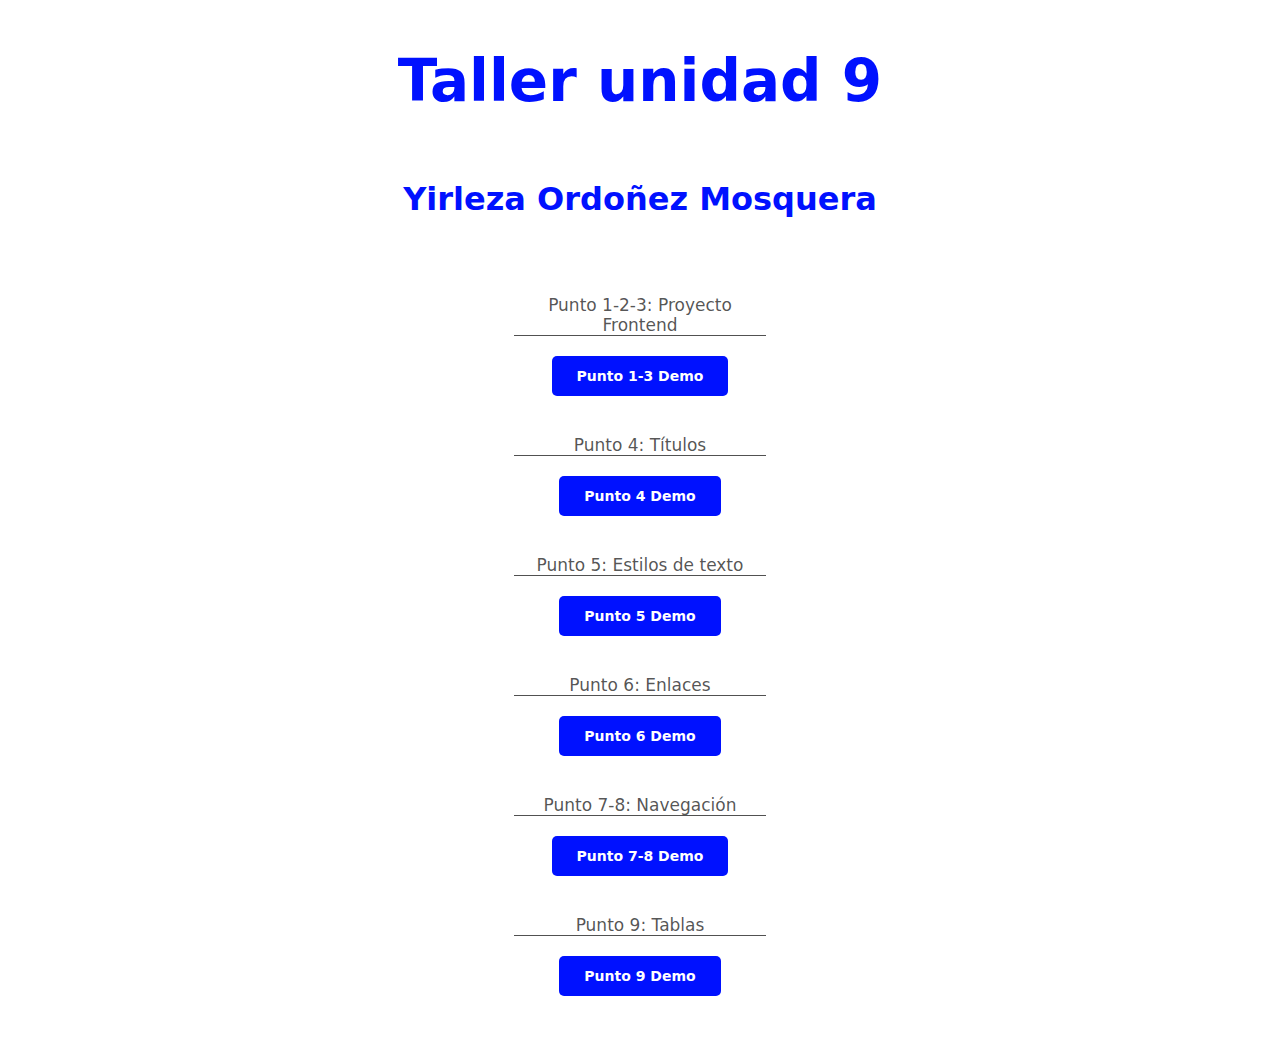
<file: index.html>
<!DOCTYPE html>
<html lang="en">

<head>
  <meta charset="UTF-8">
  <meta http-equiv="X-UA-Compatible" content="IE=edge">
  <meta name="viewport" content="width=device-width, initial-scale=1.0">
  <title>Taller 9 Menú</title>
  <link rel="stylesheet" href="./styles/styles.css">
</head>

<body>
  <div>
    <h1> Taller unidad 9</h1>
    <h2>Yirleza Ordoñez Mosquera </h2>
    <nav>
      <ul>
        <li>
          <p>
            Punto 1-2-3: Proyecto Frontend
          </p>
          <a href="./punto-1-3/index.html">
            Punto 1-3 Demo
          </a>
        </li>
        <li>
          <p>
            Punto 4: Títulos
          </p>
          <a href="./punto-4/index-4.html">
            Punto 4 Demo
          </a>
        </li>
        <li>
          <p>
            Punto 5: Estilos de texto
          </p>
          <a href="./punto-5/index-5.html">
            Punto 5 Demo
          </a>
        </li>
        <li>
          <p>
            Punto 6: Enlaces
          </p>
          <a href="./punto-6/index-6.html">
            Punto 6 Demo
          </a>
        </li>
        <li>
          <p>
            Punto 7-8: Navegación
          </p>
          <a href="./punto-7-8/index-7-8.html">
            Punto 7-8 Demo
          </a>
        </li>
        <li>
          <p>
            Punto 9: Tablas
          </p>
          <a href="./punto-9/index-9.html">
            Punto 9 Demo
          </a>
        </li>
      </ul>
    </nav>
  </div>
</body>

</html>
</file>
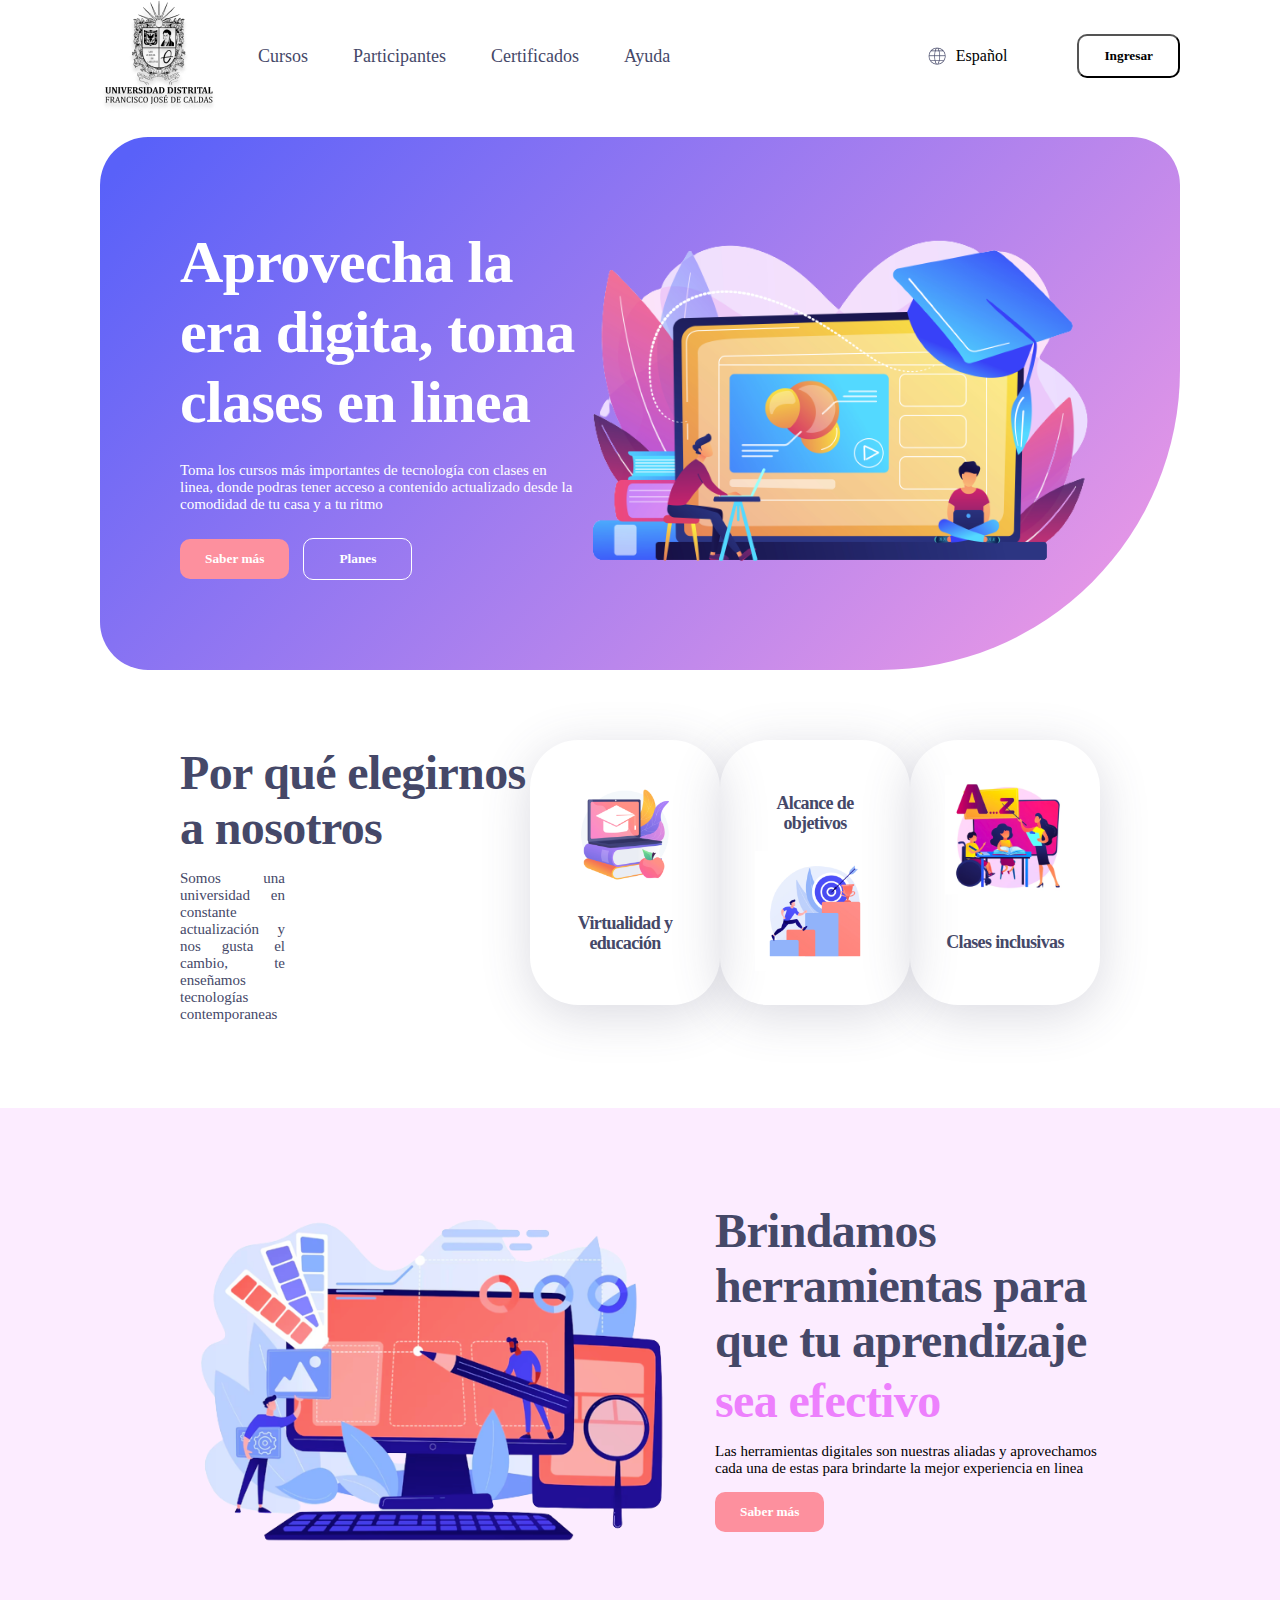
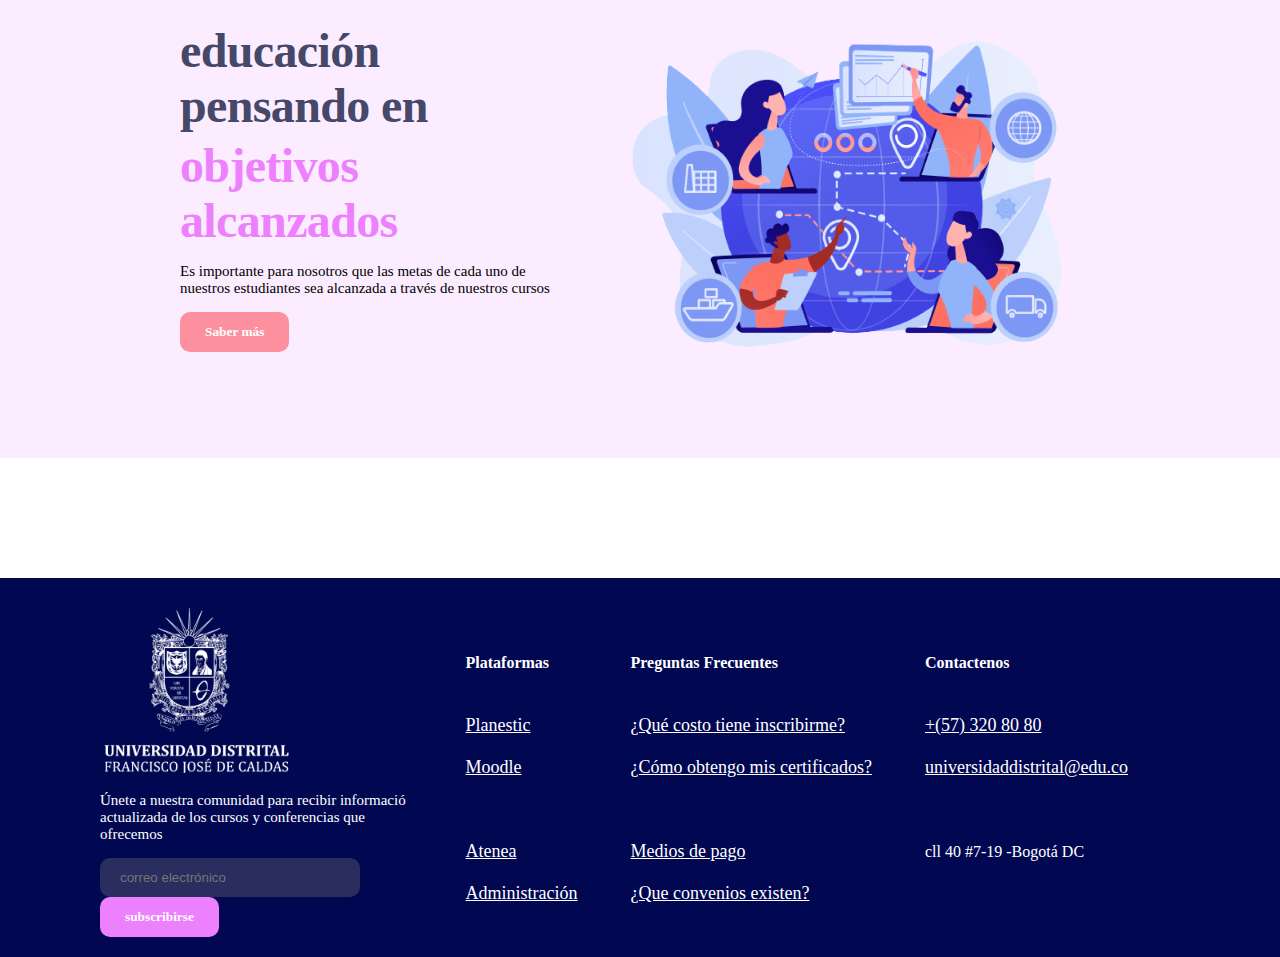
<file: punto-1-3/index.html>
<!DOCTYPE html>
<html lang="en">

<head>
  <meta charset="UTF-8">
  <meta name="viewport" content="width=device-width, initial-scale=1.0">
  <title>UD Atenea Cursos</title>
  <link rel="stylesheet" href="https://indestructibletype.com/fonts/Jost.css">
  <link rel="stylesheet" href="./styles/global-styles.css">
  <link rel="stylesheet" href="./styles/header-styles.css">
  <link rel="stylesheet" href="./styles/banner-styles.css">
  <link rel="stylesheet" href="./styles/section-1-styles.css">
  <link rel="stylesheet" href="./styles/section-2-styles.css">
  <link rel="stylesheet" href="./styles/footer-styles.css">

</head>

<body>
  <header>
    <div class="header__navigation">
      <img src="./public/images/header-logo.png" alt="main logo">
      <nav>
        <ul>
          <li><a href="#banner">Cursos</a></li>
          <li><a href="#section-1">Participantes</a></li>
          <li><a href="#section-2">Certificados</a></li>
          <li><a href="#footer">Ayuda</a></li>
        </ul>
      </nav>
    </div>
    <div class="header__settings">
      <div>
        <img src="public/images/header-world.png" alt="world">
        <span>Español</span>
      </div>
      <button>Ingresar</button>
    </div>
  </header>
  <main>
    <section id="banner">
      <div>
        <div>
          <h1>Aprovecha la era digita, toma clases en linea</h1>
          <p>
            Toma los cursos más importantes de tecnología con clases en linea, donde podras tener acceso a contenido
            actualizado desde la comodidad de tu casa y a tu ritmo
          </p>
        </div>
        <div>
          <button class="button--orange">Saber más</button>
          <button class="button--white">Planes</button>
        </div>
      </div>
      <img src="./public/images/banner-online.png" alt="online-education" width="558px" height="350px">
    </section>
    <section id="section-1">
      <div class="section-1__info">
        <h2>Por qué elegirnos a nosotros</h2>
        <p>
          Somos una universidad en constante actualización y nos gusta el cambio, te enseñamos tecnologías
          contemporaneas
        </p>
      </div>
      <div class="section-1__card">
        <img src="./public/images/section1-education.png" alt="education" width="120px" height="120px">
        <h3>Virtualidad y educación</h3>
      </div>
      <div class="section-1__card setion-1__card-down">
        <h3>Alcance de objetivos</h3>
        <img src="./public/images/section1-goals.png" alt="goals" width="120px" height="120px">
      </div>
      <div class="section-1__card">
        <img src="./public/images/section1-teach.png" alt="teach" width="120px" height="120px">
        <h3>Clases inclusivas</h3>
      </div>
    </section>
    <section id="section-2">
      <div class="section-2__info">
        <img src="./public/images/section2-tools.png" alt="tools" width="500px" height="350px">
        <div>
          <h2>Brindamos herramientas para que tu aprendizaje</h2>
          <h2 class="section-2__sub-pink">sea efectivo</h2>
          <p>
            Las herramientas digitales son nuestras aliadas y
            aprovechamos cada una de estas para brindarte la mejor experiencia en linea
          </p>
          <button class="button--orange">Saber más</button>
        </div>
      </div>

      <div class="section-2__info">
        <div>
          <h2>educación pensando en</h2>
          <h2 class="section-2__sub-pink">objetivos alcanzados</h2>
          <p>
            Es importante para nosotros que las metas de cada uno de
            nuestros estudiantes sea alcanzada a través de nuestros cursos
          </p>
          <button class="button--orange">Saber más</button>
        </div>
        <img src="./public/images/section2-goals.png" alt="goals" width="500px" height="350px">
      </div>

    </section>
  </main>
  <footer id="footer">
    <div class="footer__info">
      <img src="./public/images/footer-logo.png" alt="footer-logo" width="200px" height="175px">
      <div>
        <p>
          Únete a nuestra comunidad para recibir informació
          actualizada de los cursos y conferencias que ofrecemos
        </p>
        <form method="post">
          <input id="email" type="email" name="user_name" placeholder="correo electrónico">
          <button class="button--pink">subscribirse</button>
        </form>
      </div>
    </div>
      <table>
        <tr>
          <th>Plataformas</th>
          <th>Preguntas Frecuentes</th>
          <th>Contactenos</th>
        </tr>
        <tr>
          <td><a href="">Planestic</a></td>
          <td><a href="">¿Qué costo tiene inscribirme?</a></td>
          <td><a href="">+(57) 320 80 80</a></td>
        </tr>
        <tr>
          <td><a href="">Moodle</a></td>
          <td><a href="">¿Cómo obtengo mis certificados?</a></td>
          <td><a href="">universidaddistrital@edu.co</a></td>
        <tr>
        <tr>
          <td><a href="">Atenea</a></td>
          <td><a href="">Medios de pago</a></td>
          <td>cll 40 #7-19 -Bogotá DC </td>
        </tr>
        </tr>
        <td><a href="">Administración</a></td>
        <td><a href="">¿Que convenios existen?</a></td>

        </tr>
      </table>
  </footer>

</body>

</html>
</file>
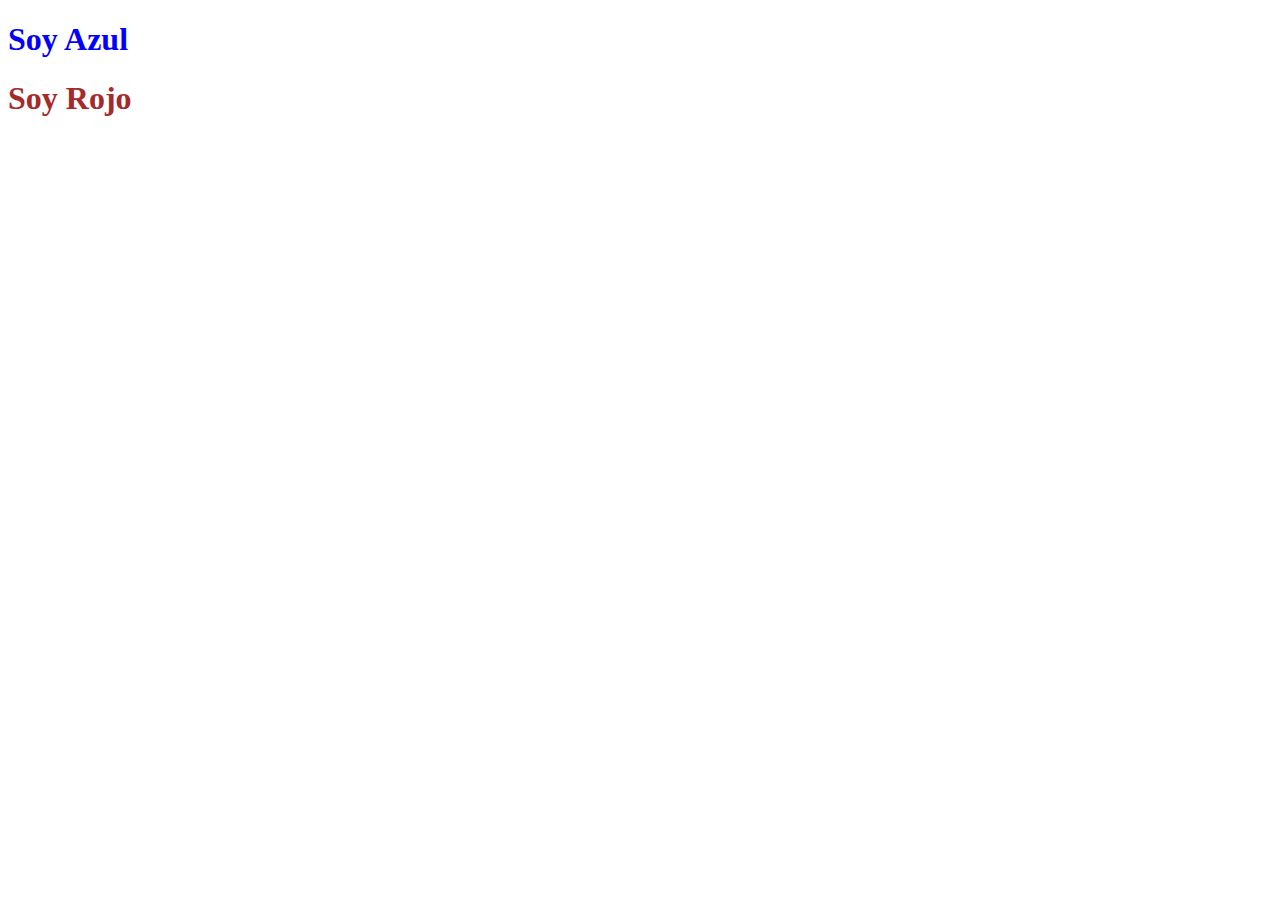
<file: punto-4/index-4.html>
<!DOCTYPE html>
<html lang="en">
<head>
    <meta charset="UTF-8">
    <meta name="viewport" content="width=device-width, initial-scale=1.0">
    <title>Document</title>
    <link rel="stylesheet" href="./styles/punto-4-styles.css">
</head>
<body>
  <h1 class="azul">
    Soy Azul
  </h1> 
  <h1>
    Soy Rojo
  </h1> 
</body>
</html>
</file>
<file: styles/styles.css>
body {
  text-align: center;
  color: #000000b5;
  font-family: system-ui, -apple-system;
}

body,
div {
  display: flex;
  justify-content: center;
  align-items: center;
}

div {
  flex-direction: column;
  width: 50%;
  height: 50%;
  text-align: center;
}

h1 {
  font-size: 58px;
  color: #0011ff;
}

h2 {
  font-size: 32px;
  color: #0011ff;
}

nav {
  width: 40%;
}

ul {
  padding: 0;
  text-align: center;
  list-style: none;
}

li {
  margin: 50px 0;
}

p {
  margin: 40px 0 30px;
  color: #000000ae;
  font-size: 17px;
  border-bottom: 1px solid;
}

a {
  padding: 12px 25px;
  color: #ffffff;
  background-color: #0011ff;
  border: none;
  border-radius: 5px;
  font-family: system-ui, -apple-system;
  font-size: 14px;
  font-weight: bold;
  text-decoration: none;
  cursor: pointer;
}

a:hover {
  background-color: #e2e2e2;
  color: #0011ff;
}
</file>
<file: punto-1-3/styles/global-styles.css>
body{
    margin: 0px;
 }
 a{ 
    font-family: 'Jost';
    font-size: 18px;
 }
 button{
   padding: 12px 25px;
   font-family: 'Jost';
 font-weight: bold;
 border-radius: 10px;
 cursor: pointer;  
 }
 .button--orange{
margin-right: 10px;
background-color: #FD909E;
color: #fff;
border: none;
 }
 p{
   font-family: 'Jost';
   font-size: 15px;
   font-weight: 300;
 }
 h2{
   margin: 5px 0px;
   color: #454868;
   font-family: 'Jost';
   font-size: 48px;
   line-height: 55px;
   letter-spacing: -0.64px;
 }
</file>
<file: punto-1-3/styles/header-styles.css>
header{
    display: flex;
    justify-content: space-between;
    margin: 0px 100px;
 }
 .header__navigation{
    display: flex;
    align-items: center;
  }
  .header__navigation nav ul{
    display: flex;
    gap: 45px;
    list-style: none;
   }
   .header__navigation nav ul li a{
    text-decoration: none;
color: #454868;
    }
  .header__settings{
    display: flex;
    align-items: center;
    gap: 70px;
  }
  .header__settings div{
    display: flex;
    align-items: center;
    gap: 10px;
    font-family: 'Jost';
    font-size: 16px;
    font-weight: 400;
  }  
.header__settings button{
  background-color: transparent;
  border-radius: 1px solid #45486854;
}
</file>
<file: punto-1-3/styles/banner-styles.css>
#banner{
    display: flex;
    margin: 25px 100px;
    padding: 90px 80px;
    background: linear-gradient(313.18deg, #EE9AE5 3.28%, #5961F9 97.04%);
    border-radius: 48px 48px 300px 48px;
}
h1{
    margin: 0px;
    color: #fff;
    font-family: 'Jost';
    font-size: 60px;
    font-weight: 600px;
    line-height: 70px;
    letter-spacing: -0.64px;
}
#banner p{
    margin: 25px 0px;
    color: #fff;
}

.button--white{
    padding: 12px 35px;
    background-color: transparent;
    color: white;
    border: 1px solid #fff;
}
</file>
<file: punto-1-3/styles/section-1-styles.css>
#section-1{
    display: flex;
    justify-content: space-between;
    margin: 50px 100px;
    padding: 20px 80px;
}

.section-1__info p{
    width: 30%;
}
.section-1__info p{
    color: #454868;
    text-align: justify;
}
.section-1__card{
    display: flex;
    flex-direction: column;
    align-items: center;
    justify-content: space-between;
    width: min-content;
    height: 195px;
    padding: 35px;
    border-radius: 48px;
    box-shadow: 0px 10px 50px #45486833;
}
.section-1__card-down{
    margin-top: 50px;
}
.section-1__card h3{
    font-family: 'Jost';
    font-size: 18px;
    color: #454868;
    line-height: 20px;
    letter-spacing: -0.64px;
    text-align: center;
}
</file>
<file: punto-1-3/styles/section-2-styles.css>
#section-2{
    padding: 20px 180px;
    background: #ED80FD26;
}
.section-2__info{
    display: flex;
    gap: 35px;
    margin: 70px 0px;
}
.section-2__sub-pink{
    color: #ED80FD;
}
</file>
<file: punto-1-3/styles/footer-styles.css>
#footer{
  display: flex; 
 justify-content: space-between;
 align-items: center;
 
 margin-top: 120px;
 padding: 20px 100px;
 background-color: #010851;
 color: #fff;
}
.footer__info{
    width: 30%;
}

input{
 width: 220px; 
 padding: 12px 20px;  
 margin-right: -15px;
 border: none;
 border-radius: 10px;
 background-color: #45486899;
 }
 .button--pink{
    background-color: #ED80FD;
    color: #fff;
    border: none;
 }
 table{
    font-family: 'Jost';
    text-align: left;
}
tr{
    height: 40px;
}
th{
    height: 80px;
}
td{
 padding-right: 50px;   
}
td a{
 color: #fff;   
}
</file>
<file: punto-4/styles/punto-4-styles.css>
h1{
    color: brown;
}
.azul{
    color: blue;
}
</file>
